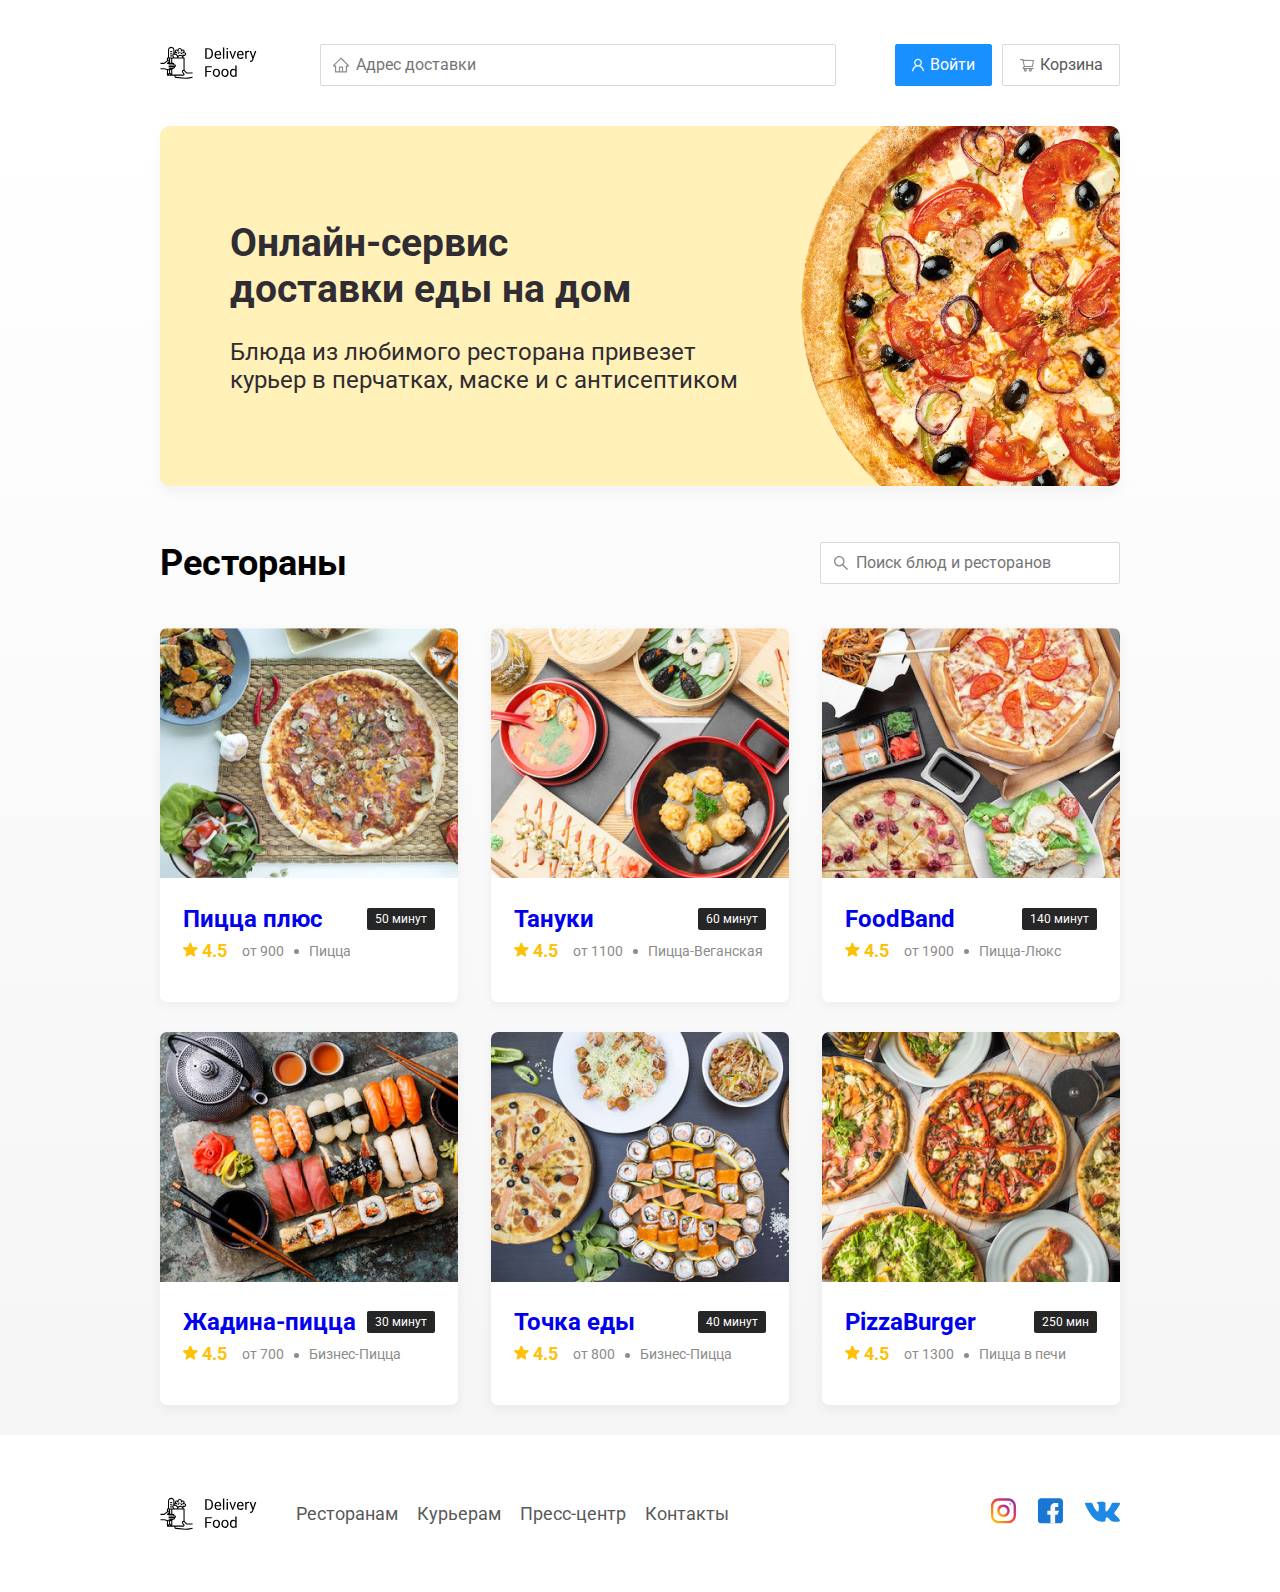
<file: index.html>
<!DOCTYPE html>
<html lang="ru">
<head>
    <meta charset="UTF-8">
    <meta name="viewport" content="width=device-width, initial-scale=1.0">
    <title>Delivery Food - доставка еды на дом</title>
    <link href="https://fonts.googleapis.com/css?family=Roboto:400,700&display=swap&subset=cyrillic" rel="stylesheet">
    <link rel="stylesheet" href="css\normalize.css"/>
    <link rel="stylesheet" href="css\style.css"/>
</head>
<body>
   <div class="container">
        <!-- Шапка сайта -->
    <header class="header">
        <!-- Логотип -->
        <a href="index.html" class="logo">
            <img src="img\logo.svg" alt="Логотип" >
        </a>    
        <!-- Поле поиска -->
        <input type="text" class="input input-address" placeholder="Адрес доставки">
        <div class="buttons">
            <button class="button button-primary"> <img src="img\user.svg" alt="user" class="button-icon"> <span class="button-text"></span>Войти</button>
            <button class="button">
                <img src="img\shopping-cart.svg" alt="shopping-cart" class="button-icon">
                <span class="button-text">Корзина</span>
            </button>
        </div>
    </header>
   </div>  
   <!-- Container -->
   <main class="main">
       <div class="container">
        <section class="promo">
            <h1 class="promo-title">Онлайн-сервис <br /> доставки еды на дом</h1>
            <p class="promo-text">Блюда из любимого ресторана привезет курьер в перчатках, маске и с антисептиком</p>
        </section>
    
        <section class="restaurants">
            <section class="section-heading">
                <h2 class="section-title">
                    Рестораны
                </h2>
                <input type="text" class="input input-search" placeholder="Поиск блюд и ресторанов">
            </section>
            <div class="cards">
                <a href="restaurant.html" class="card">
                    <img src="img/image.jpg" alt="" class="card-image">
                    <div class="card-text">
                        <div class="card-heading">
                            <h3 class="card-title">Пицца плюс</h3>
                            <span class="card-tag tag">50 минут</span>   
                        </div>
                        <!-- /.card-heading -->
                        <div class="card-info">
                            <div class="rating"><img src="img\star.svg" alt="" class="rating-star"> 4.5</div>
                            <div class="price">от 900</div>
                            <div class="category">Пицца</div>
                        </div>
                        <!-- /.card-info -->
    
                    </div>
                </a>
                <!-- /.card -->
    
                <a href="restaurant.html" class="card">
                    <img src="img/image2.jpg" alt="" class="card-image">
                    <div class="card-text">
                        <div class="card-heading">
                            <h3 class="card-title">Тануки</h3>
                            <span class="card-tag tag">60 минут</span>   
                        </div>
                        <!-- /.card-heading -->
                        <div class="card-info">
                            <div class="rating"><img src="img\star.svg" alt="" class="rating-star"> 4.5</div>
                            <div class="price">от 1100</div>
                            <div class="category">Пицца-Веганская</div>
                        </div>
                        <!-- /.card-info -->
    
                    </div>
                </a>
                <!-- /.card -->
    
                <a href="restaurant.html" class="card">
                    <img src="img/image3.jpg" alt="" class="card-image">
                    <div class="card-text">
                        <div class="card-heading">
                            <h3 class="card-title">FoodBand</h3>
                            <span class="card-tag tag">140 минут</span>   
                        </div>
                        <!-- /.card-heading -->
                        <div class="card-info">
                            <div class="rating"><img src="img\star.svg" alt="" class="rating-star"> 4.5</div>
                            <div class="price">от 1900</div>
                            <div class="category">Пицца-Люкс</div>
                        </div>
                        <!-- /.card-info -->
    
                    </div>
                </a>
                <!-- /.card -->
    
                <a href="restaurant.html" class="card">
                    <img src="img/image4.jpg" alt="" class="card-image">
                    <div class="card-text">
                        <div class="card-heading">
                            <h3 class="card-title">Жадина-пицца</h3>
                            <span class="card-tag tag">30 минут</span>   
                        </div>
                        <!-- /.card-heading -->
                        <div class="card-info">
                            <div class="rating"><img src="img\star.svg" alt="" class="rating-star"> 4.5</div>
                            <div class="price">от 700</div>
                            <div class="category">Бизнес-Пицца</div>
                        </div>
                        <!-- /.card-info -->
    
                    </div>
                </a>
                <!-- /.card -->
    
                <a href="restaurant.html" class="card">
                    <img src="img/image5.jpg" alt="" class="card-image">
                    <div class="card-text">
                        <div class="card-heading">
                            <h3 class="card-title">Точка еды</h3>
                            <span class="card-tag tag">40 минут</span>   
                        </div>
                        <!-- /.card-heading -->
                        <div class="card-info">
                            <div class="rating"><img src="img\star.svg" alt="" class="rating-star"> 4.5</div>
                            <div class="price">от 800</div>
                            <div class="category">Бизнес-Пицца</div>
                        </div>
                        <!-- /.card-info -->
    
                    </div>
                </a>
                <!-- /.card -->
    
                <a href="restaurant.html" class="card">
                    <img src="img/image6.jpg" alt="" class="card-image">
                    <div class="card-text">
                        <div class="card-heading">
                            <h3 class="card-title">PizzaBurger</h3>
                            <span class="card-tag tag">250 мин</span>   
                        </div>
                        <!-- /.card-heading -->
                        <div class="card-info">
                            <div class="rating"><img src="img\star.svg" alt="" class="rating-star"> 4.5</div>
                            <div class="price">от 1300</div>
                            <div class="category">Пицца в печи</div>
                        </div>
                        <!-- /.card-info -->
    
                    </div>
                </a>
                <!-- /.card -->
            </div>
            <!-- /.cards -->
        </section>
       </div>
       <!-- /.container -->
   </main>

   <footer class="footer">
       <div class="container">
           <div class="footer-block">
               <img src="img/logo.svg" alt="" class="logo footer-logo">
               <nav class="footer-nav">
                   <a href="#" class="footer-link">Ресторанам</a>
                   <a href="#" class="footer-link">Курьерам</a>
                   <a href="#" class="footer-link">Пресс-центр</a>
                   <a href="#" class="footer-link">Контакты</a>
               </nav>
               <div class="social-links">
                    <a href="" class="social-link"><img src="img/Group 1.svg" alt="instagram"></a>
                    <a href="" class="social-link"><img src="img/Group 2.svg" alt="facebook"></a>
                    <a href="" class="social-link"><img src="img/Group 3.svg" alt="vk"></a> 
               </div>
           </div>
       </div>
   </footer>


</body>
</html>
</file>
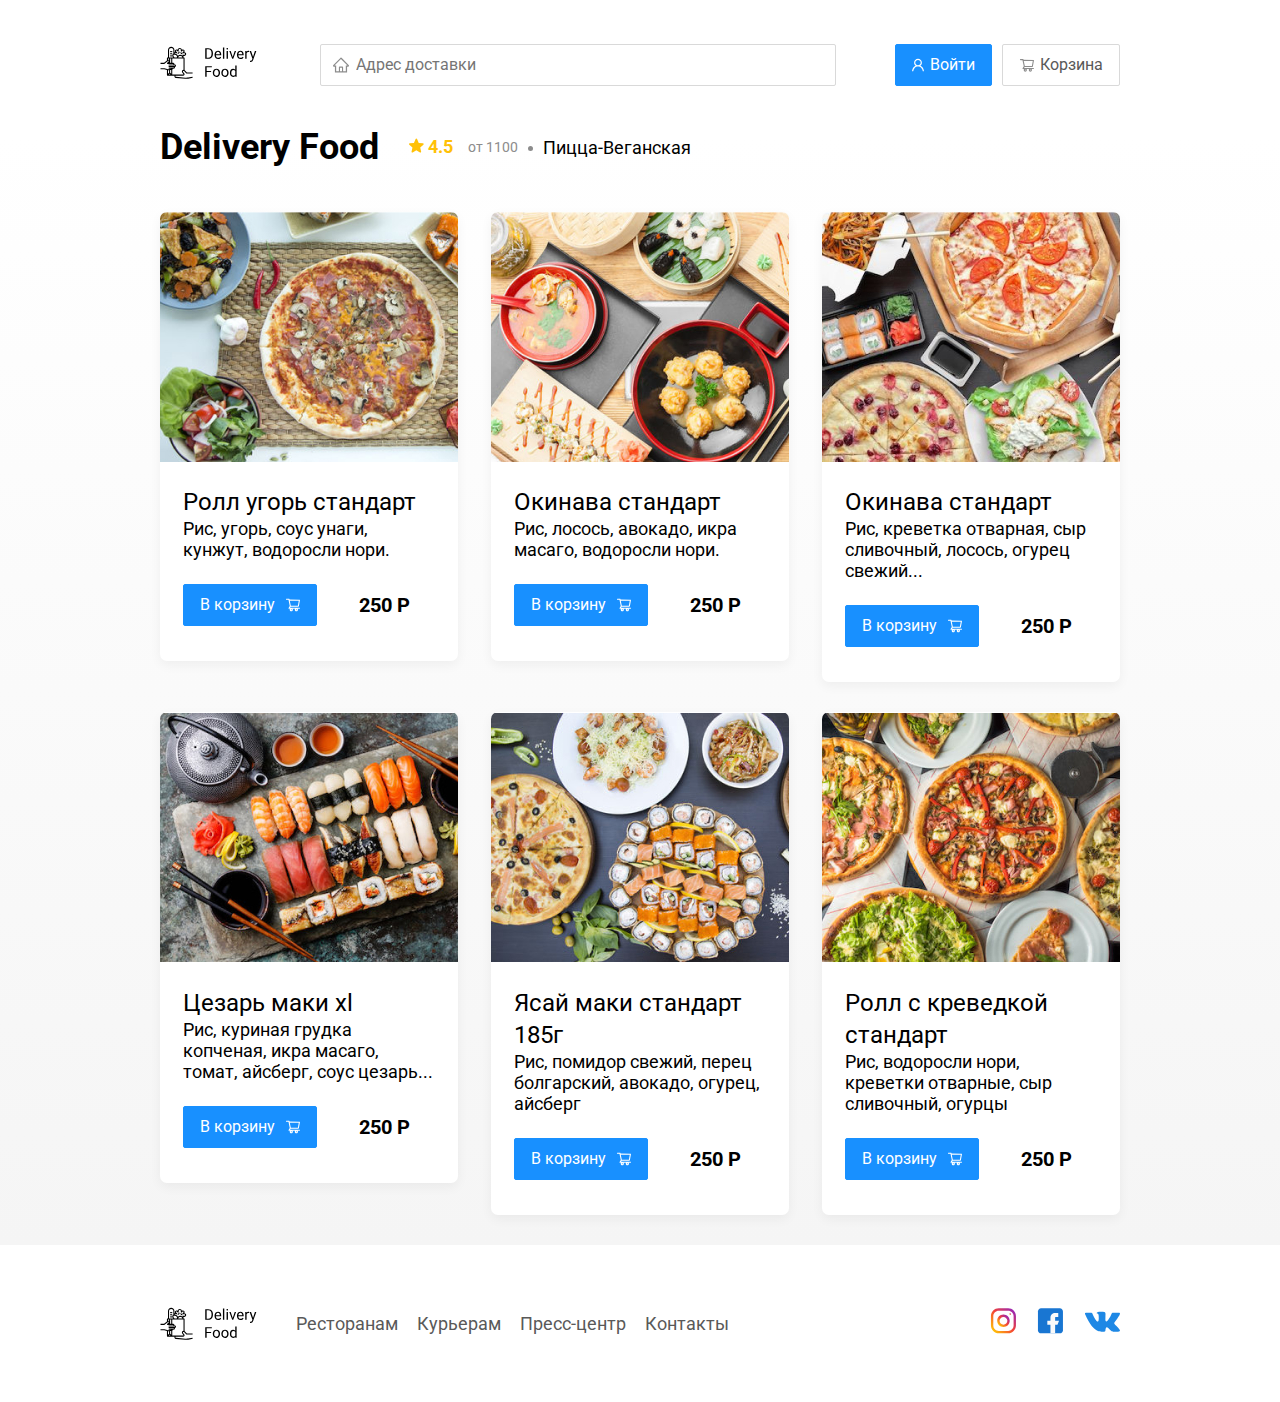
<file: restaurant.html>
<!DOCTYPE html>
<html lang="ru">
<head>
    <meta charset="UTF-8">
    <meta name="viewport" content="width=device-width, initial-scale=1.0">
    <title>Delivery Food - доставка еды на дом</title>
    <link href="https://fonts.googleapis.com/css?family=Roboto:400,700&display=swap&subset=cyrillic" rel="stylesheet">
    <link rel="stylesheet" href="css\normalize.css"/>
    <link rel="stylesheet" href="css\style.css"/>
    <link rel="stylesheet" href="css\animate.css"/>
</head>
<body>
   <div class="container">
        <!-- Шапка сайта -->
    <header class="header">
        <!-- Логотип -->
        <a href="index.html" class="logo">
            <img src="img\logo.svg" alt="Логотип" class="logo animated bounce">
        </a> 
        <!-- Поле поиска -->
        <input type="text" class="input input-address" placeholder="Адрес доставки">
        <div class="buttons">
            <button class="button button-primary"> <img src="img\user.svg" alt="user" class="button-icon"> <span class="button-text"></span>Войти</button>
            <button class="button" id="cart-button">
                <img src="img\shopping-cart.svg" alt="shopping-cart" class="button-icon">
                <span class="button-text">Корзина</span>
            </button>
        </div>
    </header>
   </div>  
   <!-- Container -->
   <main class="main">
       <div class="container">
        <!-- <section class="promo">
            <h1 class="promo-title">Онлайн-сервис <br /> доставки еды на дом</h1>
            <p class="promo-text">Блюда из любимого ресторана привезет курьер в перчатках, маске и с антисептиком</p>
        </section> -->
    
        <section class="restaurants">
            <section class="section-heading">
                <h2 class="section-title">
                    Delivery Food
                </h2>
                <div class="card-info">
                    <div class="rating"><img src="img\star.svg" alt="" class="rating-star"> 4.5</div>
                    <div class="price">от 1100</div>
                    <div class="ingredients">Пицца-Веганская</div>
                </div>
                <!-- /.card-info -->
            </section>
            <div class="cards">
                <div class="card wow fadeInUp" data-wow-delay="0.2s">
                    <img src="img/image.jpg" alt="" class="card-image">
                    <div class="card-text">
                        <div class="card-heading">
                            <h3 class="card-title card-title-reg">Ролл угорь стандарт</h3>
                        </div>
                        <!-- /.card-heading -->
                        <div class="card-info">
                            <!-- <div class="rating"><img src="img\star.svg" alt="" class="rating-star"> 4.5</div> -->
                            <!-- <div class="price">от 900</div> -->
                            <div class="ingredients">Рис, угорь, соус унаги, кунжут, водоросли нори.</div>
                        </div>
                        <!-- /.card-info -->
                        <div class="card-buttons">
                            <button class="button button-primary">
                                <span class="button-card-text">В корзину</span>
                                <img src="img\shopping-cart-white.svg" alt="shoping cart" class="button-card-image">
                            </button>
                            <strong class="card-price-bold">250 Р</strong>
                        </div>
                    </div>
                </div>
                <!-- /.card -->
    
                <div class="card wow fadeInUp" data-wow-delay="0.4s">
                    <img src="img/image2.jpg" alt="" class="card-image">
                    <div class="card-text">
                        <div class="card-heading">
                            <h3 class="card-title card-title-reg">Окинава стандарт</h3>   
                        </div>
                        <!-- /.card-heading -->
                        <div class="card-info">
                            <div class="ingredients">Рис, лосось, авокадо, икра масаго, водоросли нори.</div>
                        </div>
                        <!-- /.card-info -->
                        <div class="card-buttons">
                            <button class="button button-primary">
                                <span class="button-card-text">В корзину</span>
                                <img src="img\shopping-cart-white.svg" alt="shoping cart" class="button-card-image">
                            </button>
                            <strong class="card-price-bold">250 Р</strong>
                        </div>
                    </div>
                </div>
                <!-- /.card -->
    
                <div class="card wow fadeInUp" data-wow-delay="0.6s">
                    <img src="img/image3.jpg" alt="" class="card-image">
                    <div class="card-text">
                        <div class="card-heading">
                            <h3 class="card-title card-title-reg">Окинава стандарт</h3>   
                        </div>
                        <!-- /.card-heading -->
                        <div class="card-info">
                            <div class="ingredients"> Рис, креветка отварная, сыр сливочный, лосось, огурец свежий...</div>
                        </div>
                        <!-- /.card-info -->
                        <div class="card-buttons">
                            <button class="button button-primary">
                                <span class="button-card-text">В корзину</span>
                                <img src="img\shopping-cart-white.svg" alt="shoping cart" class="button-card-image">
                            </button>
                            <strong class="card-price-bold">250 Р</strong>
                        </div>
                    </div>
                </div>
                <!-- /.card -->
    
                <div class="card wow fadeInUp" data-wow-delay="0.8s">
                    <img src="img/image4.jpg" alt="" class="card-image">
                    <div class="card-text">
                        <div class="card-heading">
                            <h3 class="card-title card-title-reg">Цезарь маки xl</h3> 
                        </div>
                        <!-- /.card-heading -->
                        <div class="card-info">
                            <div class="ingredients">Рис, куриная грудка копченая, икра масаго, томат, айсберг, соус цезарь...</div>
                        </div>
                        <!-- /.card-info -->
                        <div class="card-buttons">
                            <button class="button button-primary">
                                <span class="button-card-text">В корзину</span>
                                <img src="img\shopping-cart-white.svg" alt="shoping cart" class="button-card-image">
                            </button>
                            <strong class="card-price-bold">250 Р</strong>
                        </div>
                    </div>
                </div>
                <!-- /.card -->
    
                <div class="card wow fadeInUp" data-wow-delay="0.9s">
                    <img src="img/image5.jpg" alt="" class="card-image">
                    <div class="card-text">
                        <div class="card-heading">
                            <h3 class="card-title card-title-reg">Ясай маки стандарт 185г</h3>
                        </div>
                        <!-- /.card-heading -->
                        <div class="card-info">
                            <div class="ingredients">Рис, помидор свежий, перец болгарский, авокадо, огурец, айсберг</div>
                        </div>
                        <!-- /.card-info -->
                        <div class="card-buttons">
                            <button class="button button-primary">
                                <span class="button-card-text">В корзину</span>
                                <img src="img\shopping-cart-white.svg" alt="shoping cart" class="button-card-image">
                            </button>
                            <strong class="card-price-bold">250 Р</strong>
                        </div>
                    </div>
                </div>
                <!-- /.card -->
    
                <div class="card wow fadeInUp" data-wow-delay="1s">
                    <img src="img/image6.jpg" alt="" class="card-image">
                    <div class="card-text">
                        <div class="card-heading">
                            <h3 class="card-title card-title-reg">Ролл с креведкой стандарт</h3> 
                        </div>
                        <!-- /.card-heading -->
                        <div class="card-info">
                            <div class="ingredients">Рис, водоросли нори, креветки отварные, сыр сливочный, огурцы</div>
                        </div>
                        <!-- /.card-info -->
                        <div class="card-buttons">
                            <button class="button button-primary">
                                <span class="button-card-text">В корзину</span>
                                <img src="img\shopping-cart-white.svg" alt="shoping cart" class="button-card-image">
                            </button>
                            <strong class="card-price-bold">250 Р</strong>
                        </div>
                    </div>
                </div>
                <!-- /.card -->
            </div>
            <!-- /.cards -->
        </section>
       </div>
       <!-- /.container -->
   </main>

   <footer class="footer">
       <div class="container">
           <div class="footer-block">
               <img src="img/logo.svg" alt="" class="logo footer-logo">
               <nav class="footer-nav">
                   <a href="#" class="footer-link">Ресторанам</a>
                   <a href="#" class="footer-link">Курьерам</a>
                   <a href="#" class="footer-link">Пресс-центр</a>
                   <a href="#" class="footer-link">Контакты</a>
               </nav>
               <div class="social-links">
                    <a href="" class="social-link"><img src="img/Group 1.svg" alt="instagram"></a>
                    <a href="" class="social-link"><img src="img/Group 2.svg" alt="facebook"></a>
                    <a href="" class="social-link"><img src="img/Group 3.svg" alt="vk"></a> 
               </div>
           </div>
       </div>
   </footer>

<div class="modal">
    <div class="modal-dialog">
        <div class="modal-header">
            <h3 class="modal-title">Корзина</h3>
            <button class="close">&times;</button>
        </div>
        <!-- /.modal-header -->
        <div class="modal-body">
            <div class="food-row">
                <span class="food-name">Ролл угорь стандарт</span>
                <strong class="food-price">250 Р</strong>
                <div class="food-counter">
                    <button class="counter-button">-</button>
                    <span class="counter">1</span>
                    <button class="counter-button">+</button>
                </div>
            </div>
            <div class="food-row">
                <span class="food-name">Ролл угорь стандарт</span>
                <strong class="food-price">250 Р</strong>
                <div class="food-counter">
                    <button class="counter-button">-</button>
                    <span class="counter">1</span>
                    <button class="counter-button">+</button>
                </div>
            </div>
            <div class="food-row">
                <span class="food-name">Ролл угорь стандарт</span>
                <strong class="food-price">250 Р</strong>
                <div class="food-counter">
                    <button class="counter-button">-</button>
                    <span class="counter">1</span>
                    <button class="counter-button">+</button>
                </div>
            </div>
            <div class="food-row">
                <span class="food-name">Ролл угорь стандарт</span>
                <strong class="food-price">250 Р</strong>
                <div class="food-counter">
                    <button class="counter-button">-</button>
                    <span class="counter">1</span>
                    <button class="counter-button">+</button>
                </div>
            </div>
        </div>
        <div class="modal-footer">
            <span class="modal-pricetag">1290</span>
            <div class="footer-buttons">
                <button class="button button-primary">Оформить заказ</button>
                <button class="button">Отмена</button>
            </div>
        </div>
    </div>
</div>
<script src="js/wow.min.js"></script>
<script src="js/main.js"></script>
</body>
</html>
</file>
